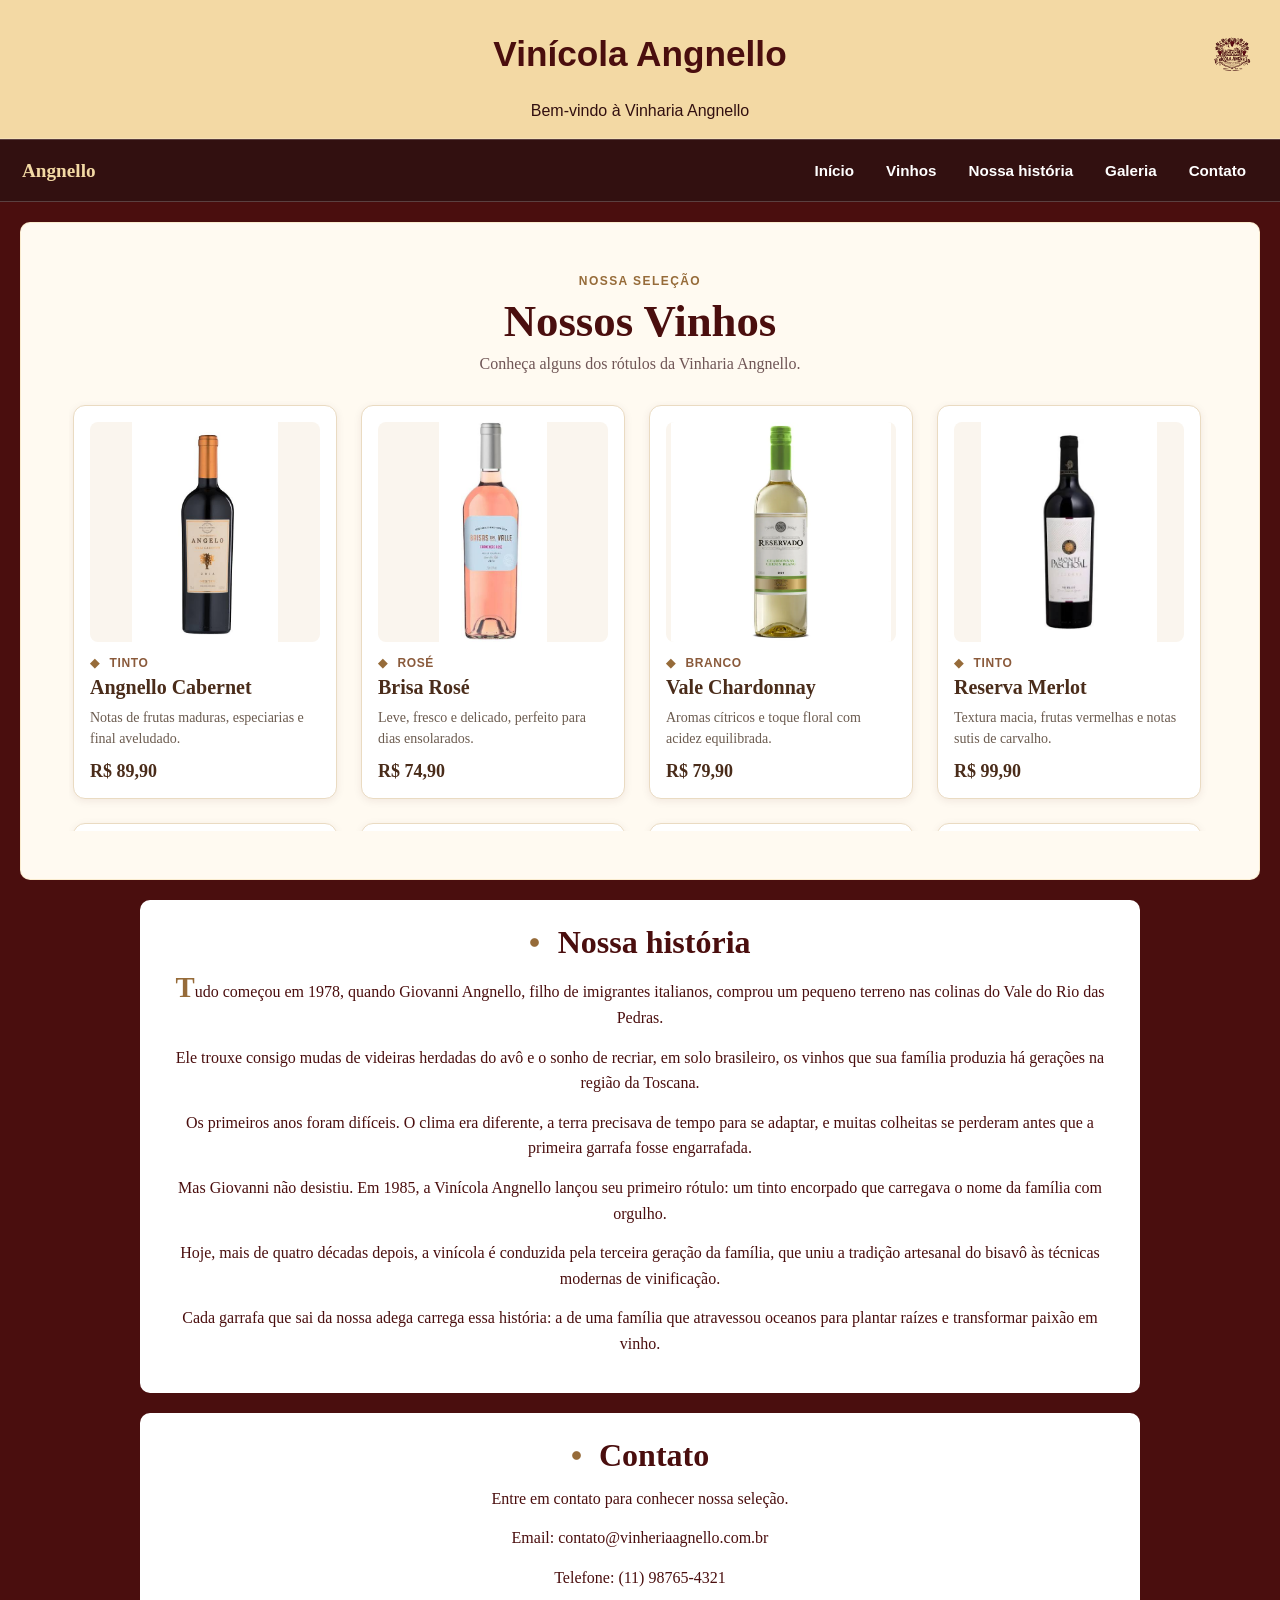
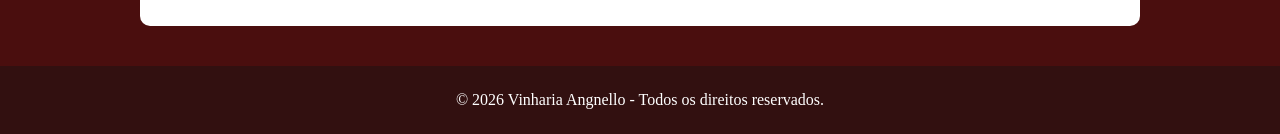
<file: index.html>
<!doctype html>
<html lang="pt-BR">

<head>
  <meta charset="UTF-8" />
  <meta name="viewport" content="width=device-width, initial-scale=1.0" />

  <meta name="description" content="Vinharia Angnello - tradição, qualidade e paixão pelo vinho." />

  <meta name="keywords" content="vinhos, vinharia, vinícola, Angnello, vinho tinto, vinho branco, vinho rosé" />

  <title>Projeto Vinharia Angnello</title>

  <link rel="stylesheet" href="./src/css/style.css" />
  <link rel="icon" href="./src/assets/imgs/logosite.png" />
</head>

<body>



  <header class="container">

    <div class="title-row">

      <h1 class="textEscopo">
        Vinícola Angnello
      </h1>

      <img class="brand-logo" src="./src/assets/imgs/logositeback.png" alt="Logo Angnello" />

    </div>

    <p class="textDec">
      Bem-vindo à Vinharia Angnello
    </p>

  </header>




  <nav class="menu" aria-label="Navegação principal">

    <a class="menu__brand" href="#inicio">
      Angnello
    </a>

    <input class="menu__toggle" type="checkbox" id="menu-toggle" />

    <label class="menu__button" for="menu-toggle">

      <span class="menu__icon" aria-hidden="true"></span>

      <span class="menu__label">
        Menu
      </span>

    </label>

    <ul class="menu__links">

      <li>
        <a href="index.html">
          Início
        </a>
      </li>

      <li>
        <a href="#vinhos">
          Vinhos
        </a>
      </li>

      <li>
        <a href="./src/pages/historia.html">
          Nossa história
        </a>
      </li>

      <li>
        <a href="./src/pages/galeria.html">
          Galeria
        </a>
      </li>

      <li>
        <a href="./src/pages/contato.html">
          Contato
        </a>
      </li>

    </ul>

  </nav>




  <main id="inicio">




    <section id="vinhos" class="wine-menu" aria-labelledby="wine-menu-title">

      <div class="wine-menu__header">

        <span class="wine-menu__eyebrow">
          Nossa seleção
        </span>

        <h2 id="wine-menu-title">
          Nossos Vinhos
        </h2>

        <p>
          Conheça alguns dos rótulos da Vinharia Angnello.
        </p>

      </div>


      <div class="wine-menu__grid">




        <article class="wine-card">

          <img class="wine-card__image" src="./src/assets/imgs/angelo.jpeg" alt="Angnello Cabernet" loading="lazy" />

          <span class="wine-card__type">
            Tinto
          </span>

          <h3>
            Angnello Cabernet
          </h3>

          <p>
            Notas de frutas maduras, especiarias e final aveludado.
          </p>

          <strong>
            R$ 89,90
          </strong>

        </article>



        <article class="wine-card">

          <img class="wine-card__image" src="./src/assets/imgs/Brisa%20Ros%C3%A9.jpg" alt="Brisa Rosé" loading="lazy" />

          <span class="wine-card__type">
            Rosé
          </span>

          <h3>
            Brisa Rosé
          </h3>

          <p>
            Leve, fresco e delicado, perfeito para dias ensolarados.
          </p>

          <strong>
            R$ 74,90
          </strong>

        </article>




        <article class="wine-card">

          <img class="wine-card__image" src="./src/assets/imgs/Vale%20Chardonnay.webp" alt="Vale Chardonnay" loading="lazy" />

          <span class="wine-card__type">
            Branco
          </span>

          <h3>
            Vale Chardonnay
          </h3>

          <p>
            Aromas cítricos e toque floral com acidez equilibrada.
          </p>

          <strong>
            R$ 79,90
          </strong>

        </article>




        <article class="wine-card">

          <img class="wine-card__image" src="./src/assets/imgs/Reserva%20Merlot.jpg" alt="Reserva Merlot" loading="lazy" />

          <span class="wine-card__type">
            Tinto
          </span>

          <h3>
            Reserva Merlot
          </h3>

          <p>
            Textura macia, frutas vermelhas e notas sutis de carvalho.
          </p>

          <strong>
            R$ 99,90
          </strong>

        </article>




        <article class="wine-card">

          <img class="wine-card__image" src="./src/assets/imgs/EncantoSau.jpeg" alt="Encanto Sauvignon" loading="lazy" />

          <span class="wine-card__type">
            Branco
          </span>

          <h3>
            Encanto Sauvignon
          </h3>

          <p>
            Fresco e aromático, com notas de maracujá e ervas.
          </p>

          <strong>
            R$ 84,90
          </strong>

        </article>




        <article class="wine-card">

          <img class="wine-card__image" src="./src/assets/imgs/Brut%20Celebration.webp" alt="Brut Celebration" loading="lazy" />

          <span class="wine-card__type">
            Espumante
          </span>

          <h3>
            Brut Celebration
          </h3>

          <p>
            Perlage delicado e final refrescante para brindar.
          </p>

          <strong>
            R$ 109,90
          </strong>

        </article>




        <article class="wine-card">

          <img class="wine-card__image" src="./src/assets/imgs/Montetannet.jpg" alt="Monte Tannat" loading="lazy" />

          <span class="wine-card__type">
            Tinto
          </span>

          <h3>
            Monte Tannat
          </h3>

          <p>
            Intenso e estruturado, com taninos elegantes e persistentes.
          </p>

          <strong>
            R$ 119,90
          </strong>

        </article>




        <article class="wine-card">

          <img class="wine-card__image" src="./src/assets/imgs/JardimRose.jpeg" alt="Jardim Rosé" loading="lazy" />

          <span class="wine-card__type">
            Rosé
          </span>

          <h3>
            Jardim Rosé
          </h3>

          <p>
            Frutas frescas, cor vibrante e um final muito agradável.
          </p>

          <strong>
            R$ 69,90
          </strong>

        </article>




        <article class="wine-card">

          <img class="wine-card__image" src="./src/assets/imgs/colheitatardia.jpeg" alt="Colheita Tardia" loading="lazy" />

          <span class="wine-card__type">
            Doce
          </span>

          <h3>
            Colheita Tardia
          </h3>

          <p>
            Doçura equilibrada e aromas de frutas amarelas e suculentas.
          </p>

          <strong>
            R$ 94,90
          </strong>

        </article>

      </div>

    </section>



    <section id="historia" class="content-box story">

      <h2>
        Nossa história
      </h2>

      <p>
        Tudo começou em 1978, quando Giovanni Angnello, filho de
        imigrantes italianos, comprou um pequeno terreno nas colinas
        do Vale do Rio das Pedras.
      </p>

      <p>
        Ele trouxe consigo mudas de videiras herdadas do avô e o sonho
        de recriar, em solo brasileiro, os vinhos que sua família
        produzia há gerações na região da Toscana.
      </p>

      <p>
        Os primeiros anos foram difíceis. O clima era diferente,
        a terra precisava de tempo para se adaptar, e muitas colheitas
        se perderam antes que a primeira garrafa fosse engarrafada.
      </p>

      <p>
        Mas Giovanni não desistiu. Em 1985, a Vinícola Angnello lançou
        seu primeiro rótulo: um tinto encorpado que carregava o nome
        da família com orgulho.
      </p>

      <p>
        Hoje, mais de quatro décadas depois, a vinícola é conduzida
        pela terceira geração da família, que uniu a tradição artesanal
        do bisavô às técnicas modernas de vinificação.
      </p>

      <p>
        Cada garrafa que sai da nossa adega carrega essa história:
        a de uma família que atravessou oceanos para plantar raízes
        e transformar paixão em vinho.
      </p>

    </section>




    <section id="contato" class="content-box">

      <h2>
        Contato
      </h2>

      <p>
        Entre em contato para conhecer nossa seleção.
      </p>

      <p>
        Email:
        contato@vinheriaagnello.com.br
      </p>

      <p>
        Telefone:
        (11) 98765-4321
      </p>

    </section>

  </main>




  <footer>

    <p>
      © 2026 Vinharia Angnello - Todos os direitos reservados.
    </p>

  </footer>

</body>

</html>
</file>
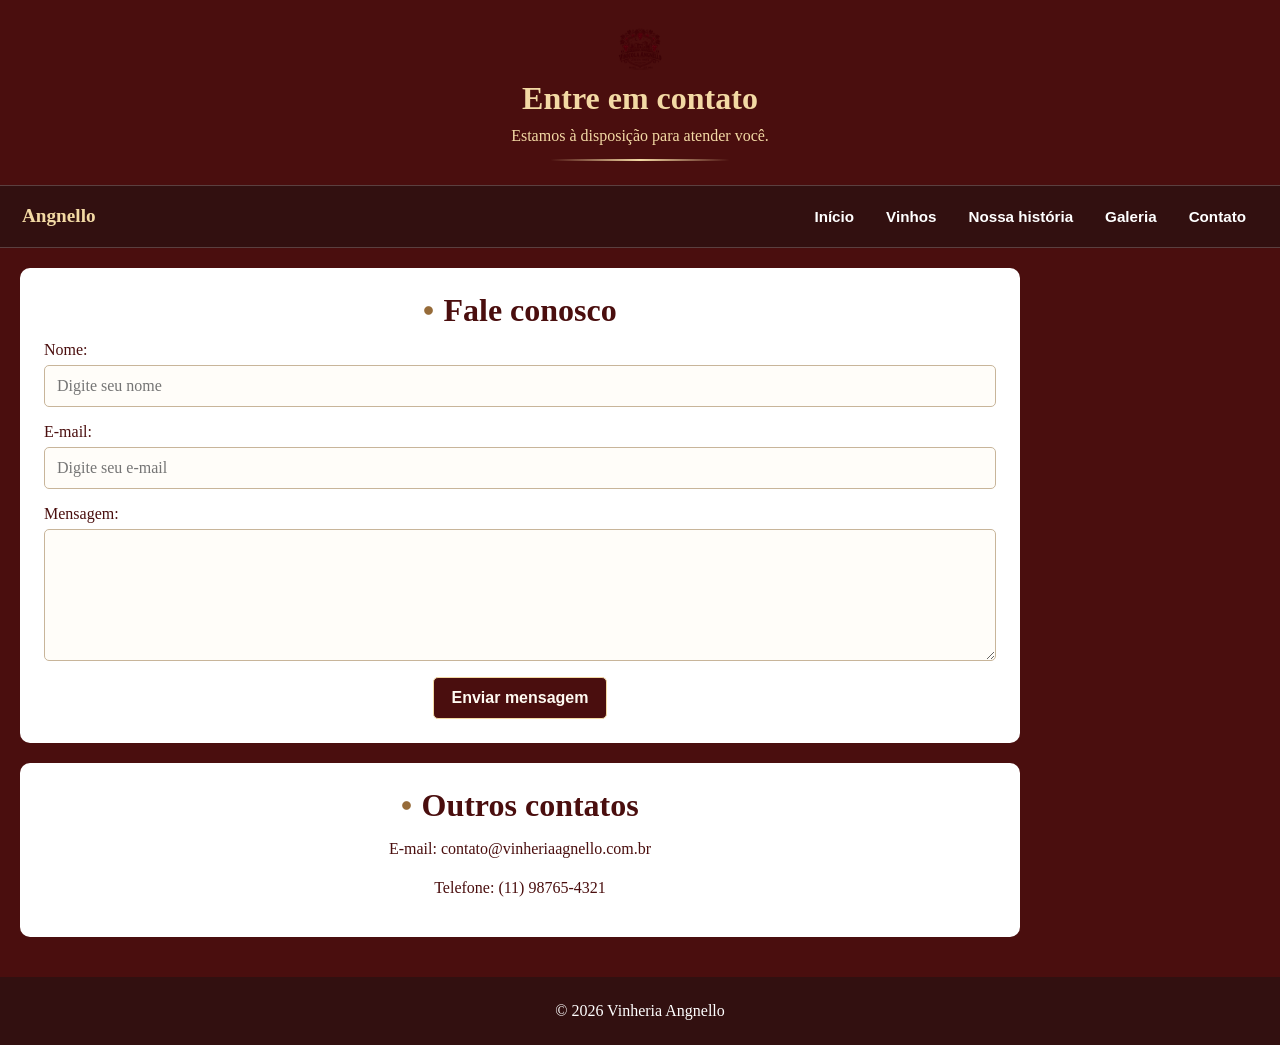
<file: contato.html>
<!DOCTYPE html>
<html lang="pt-BR">

<head>

    <meta charset="UTF-8">
    <meta name="viewport" content="width=device-width, initial-scale=1.0">

    <meta name="description" content="Entre em contato com a Vinheria Angnello.">
    <meta name="keywords" content="contato, Vinheria Angnello, atendimento, vinho">

    <title>Vinheria Angnello | Contato</title>

    <link rel="stylesheet" href="./styles.css">
    <link rel="stylesheet" href="./efeitos.css">
    <link rel="icon" href="./photos/logosite.png">

</head>

<body>

    <header class="page-header">

        <img src="photos/logositeback.png" alt="Logo Angnello">

        <h1>Entre em contato</h1>

        <p>Estamos à disposição para atender você.</p>

    </header>


    <nav class="menu">

        <a class="menu__brand" href="index.html">
            Angnello
        </a>

        <ul class="menu__links">

            <li><a href="index.html">Início</a></li>
            <li><a href="vinhos.html">Vinhos</a></li>
            <li><a href="historia.html">Nossa história</a></li>
            <li><a href="galeria.html">Galeria</a></li>
            <li><a href="contato.html">Contato</a></li>

        </ul>

    </nav>


    <main>

        <section class="content-box">

            <h2>Fale conosco</h2>

            <form>

                <div class="form-group">

                    <label for="nome">
                        Nome:
                    </label>

                    <input type="text" id="nome" name="nome" placeholder="Digite seu nome" required>

                </div>


                <div class="form-group">

                    <label for="email">
                        E-mail:
                    </label>

                    <input type="email" id="email" name="email" placeholder="Digite seu e-mail" required>

                </div>


                <div class="form-group">

                    <label for="mensagem">
                        Mensagem:
                    </label>

                    <textarea id="mensagem" name="mensagem" rows="6" placeholder="Digite sua mensagem" required>
            </textarea>

                </div>


                <button type="submit">
                    Enviar mensagem
                </button>

            </form>

        </section>


        <section class="content-box">

            <h2>Outros contatos</h2>

            <p>
                E-mail: contato@vinheriaagnello.com.br
            </p>

            <p>
                Telefone: (11) 98765-4321
            </p>

        </section>

    </main>


    <footer>

        <p>&copy; 2026 Vinheria Angnello</p>

    </footer>

</body>

</html>
</file>
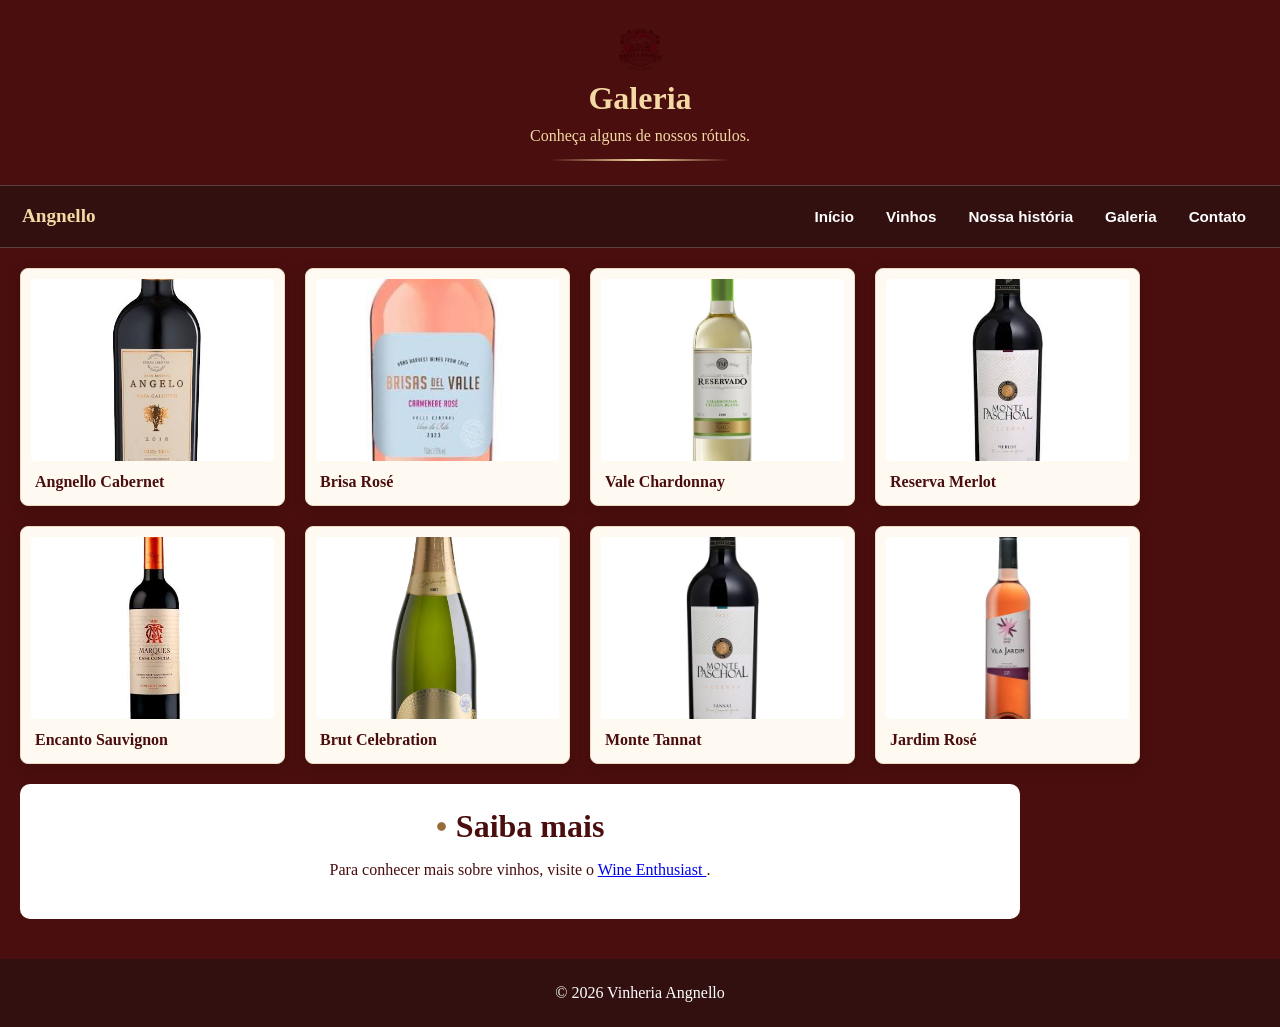
<file: galeria.html>
<!DOCTYPE html>
<html lang="pt-BR">

<head>

    <meta charset="UTF-8">
    <meta name="viewport" content="width=device-width, initial-scale=1.0">

    <meta name="description" content="Galeria de vinhos da Vinheria Angnello.">
    <meta name="keywords" content="galeria, vinhos, fotos, Vinheria Angnello">

    <title>Vinheria Angnello | Galeria</title>

    <link rel="stylesheet" href="./styles.css">
    <link rel="stylesheet" href="./efeitos.css">
    <link rel="icon" href="./photos/logosite.png">

</head>

<body>

    <header class="page-header">

        <img src="photos/logositeback.png" alt="Logo Angnello">

        <h1>Galeria</h1>

        <p>Conheça alguns de nossos rótulos.</p>

    </header>


    <nav class="menu">

        <a class="menu__brand" href="index.html">
            Angnello
        </a>

        <ul class="menu__links">

            <li><a href="index.html">Início</a></li>
            <li><a href="vinhos.html">Vinhos</a></li>
            <li><a href="historia.html">Nossa história</a></li>
            <li><a href="galeria.html">Galeria</a></li>
            <li><a href="contato.html">Contato</a></li>

        </ul>

    </nav>


    <main>

        <section class="gallery">

            <figure>
                <img src="photos/angelo.jpeg" alt="Angnello Cabernet">
                <figcaption>Angnello Cabernet</figcaption>
            </figure>

            <figure>
                <img src="photos/Brisa Rosé.jpg" alt="Brisa Rosé">
                <figcaption>Brisa Rosé</figcaption>
            </figure>

            <figure>
                <img src="photos/Vale Chardonnay.webp" alt="Vale Chardonnay">
                <figcaption>Vale Chardonnay</figcaption>
            </figure>

            <figure>
                <img src="photos/Reserva Merlot.jpg" alt="Reserva Merlot">
                <figcaption>Reserva Merlot</figcaption>
            </figure>

            <figure>
                <img src="photos/EncantoSau.jpeg" alt="Encanto Sauvignon">
                <figcaption>Encanto Sauvignon</figcaption>
            </figure>

            <figure>
                <img src="photos/Brut Celebration.webp" alt="Brut Celebration">
                <figcaption>Brut Celebration</figcaption>
            </figure>

            <figure>
                <img src="photos/Montetannet.jpg" alt="Monte Tannat">
                <figcaption>Monte Tannat</figcaption>
            </figure>

            <figure>
                <img src="photos/JardimRose.jpeg" alt="Jardim Rosé">
                <figcaption>Jardim Rosé</figcaption>
            </figure>

        </section>


        <section class="content-box">

            <h2>Saiba mais</h2>

            <p>
                Para conhecer mais sobre vinhos, visite o
                <a href="https://www.wineenthusiast.com/" target="_blank" rel="noopener noreferrer">
                    Wine Enthusiast
                </a>.
            </p>

        </section>

    </main>


    <footer>

        <p>&copy; 2026 Vinheria Angnello</p>

    </footer>

</body>

</html>
</file>
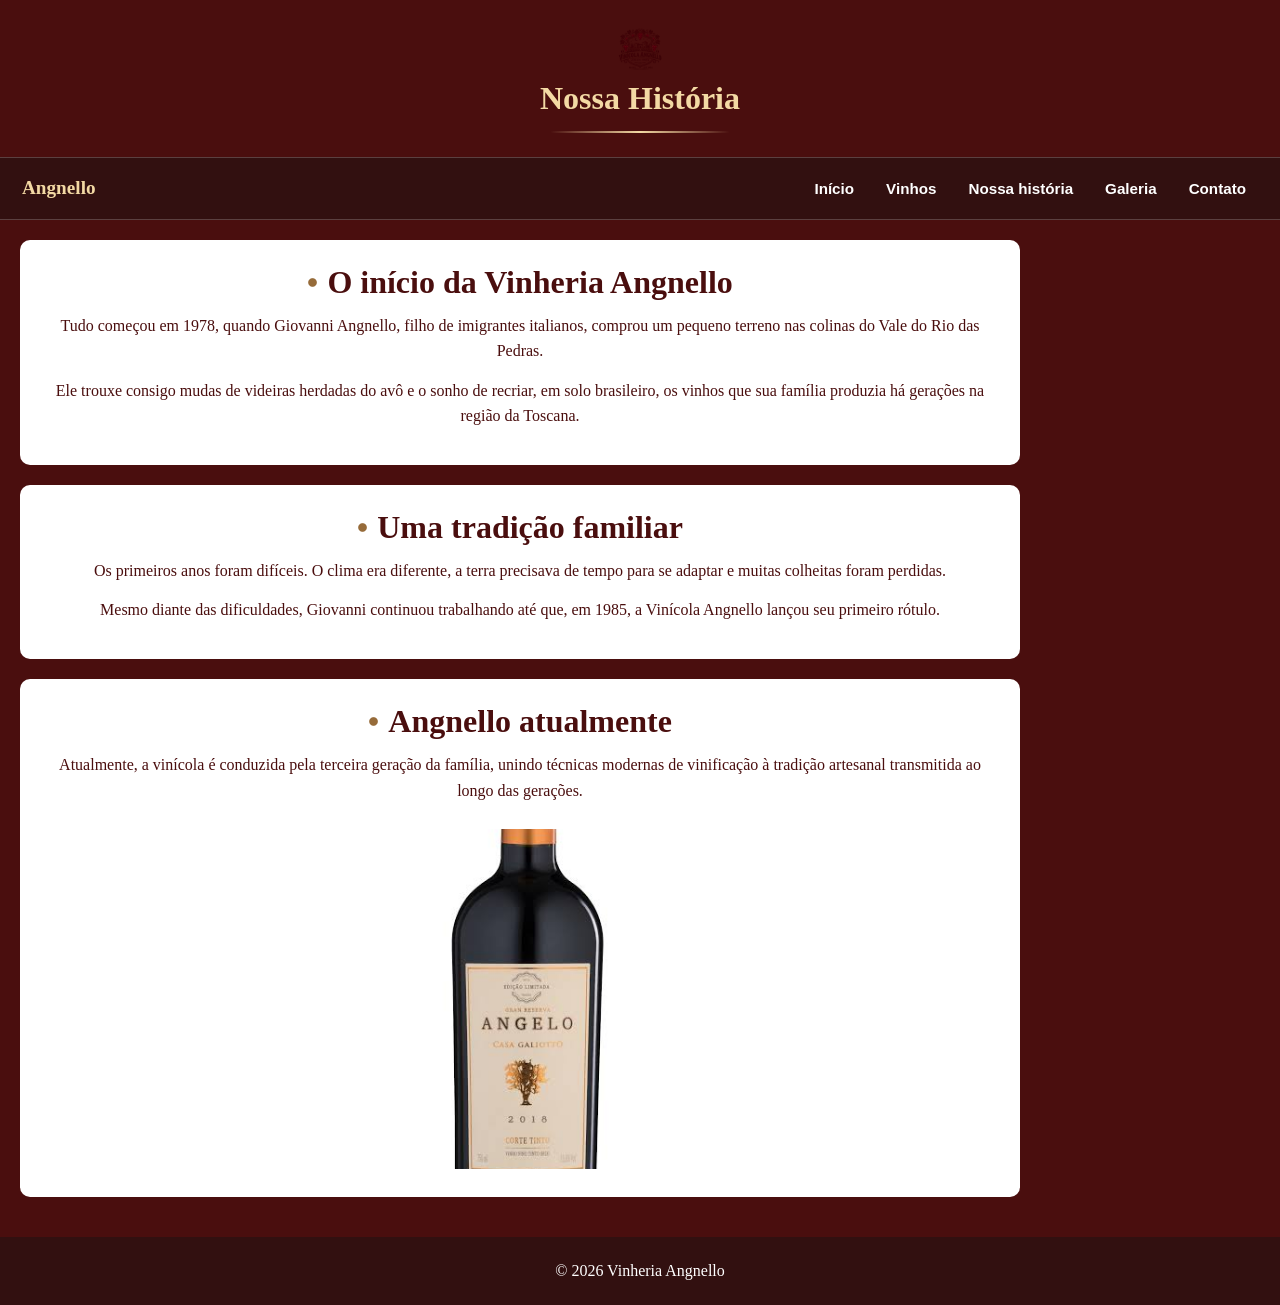
<file: historia.html>
<!DOCTYPE html>
<html lang="pt-BR">

<head>

    <meta charset="UTF-8">
    <meta name="viewport" content="width=device-width, initial-scale=1.0">

    <meta name="description" content="Conheça a história da Vinheria Angnello.">
    <meta name="keywords" content="história, Vinheria Angnello, vinícola, tradição">

    <title>Vinheria Angnello | Nossa História</title>

    <link rel="stylesheet" href="./styles.css">
    <link rel="stylesheet" href="./efeitos.css">
    <link rel="icon" href="./photos/logosite.png">

</head>

<body>

    <header class="page-header">

        <img src="photos/logositeback.png" alt="Logo Angnello">

        <h1>Nossa História</h1>

    </header>


    <nav class="menu">

        <a class="menu__brand" href="index.html">
            Angnello
        </a>

        <ul class="menu__links">

            <li><a href="index.html">Início</a></li>
            <li><a href="vinhos.html">Vinhos</a></li>
            <li><a href="historia.html">Nossa história</a></li>
            <li><a href="galeria.html">Galeria</a></li>
            <li><a href="contato.html">Contato</a></li>

        </ul>

    </nav>


    <main>

        <section class="content-box">

            <h2>O início da Vinheria Angnello</h2>

            <p>
                Tudo começou em 1978, quando Giovanni Angnello, filho de
                imigrantes italianos, comprou um pequeno terreno nas colinas
                do Vale do Rio das Pedras.
            </p>

            <p>
                Ele trouxe consigo mudas de videiras herdadas do avô e o sonho
                de recriar, em solo brasileiro, os vinhos que sua família
                produzia há gerações na região da Toscana.
            </p>

        </section>


        <section class="content-box">

            <h2>Uma tradição familiar</h2>

            <p>
                Os primeiros anos foram difíceis. O clima era diferente,
                a terra precisava de tempo para se adaptar e muitas colheitas
                foram perdidas.
            </p>

            <p>
                Mesmo diante das dificuldades, Giovanni continuou trabalhando
                até que, em 1985, a Vinícola Angnello lançou seu primeiro rótulo.
            </p>

        </section>


        <section class="content-box">

            <h2>Angnello atualmente</h2>

            <p>
                Atualmente, a vinícola é conduzida pela terceira geração da
                família, unindo técnicas modernas de vinificação à tradição
                artesanal transmitida ao longo das gerações.
            </p>

            <img class="history-image" src="photos/angelo.jpeg" alt="Vinho da Vinheria Angnello">

        </section>

    </main>


    <footer>

        <p>&copy; 2026 Vinheria Angnello</p>

    </footer>

</body>

</html>
</file>
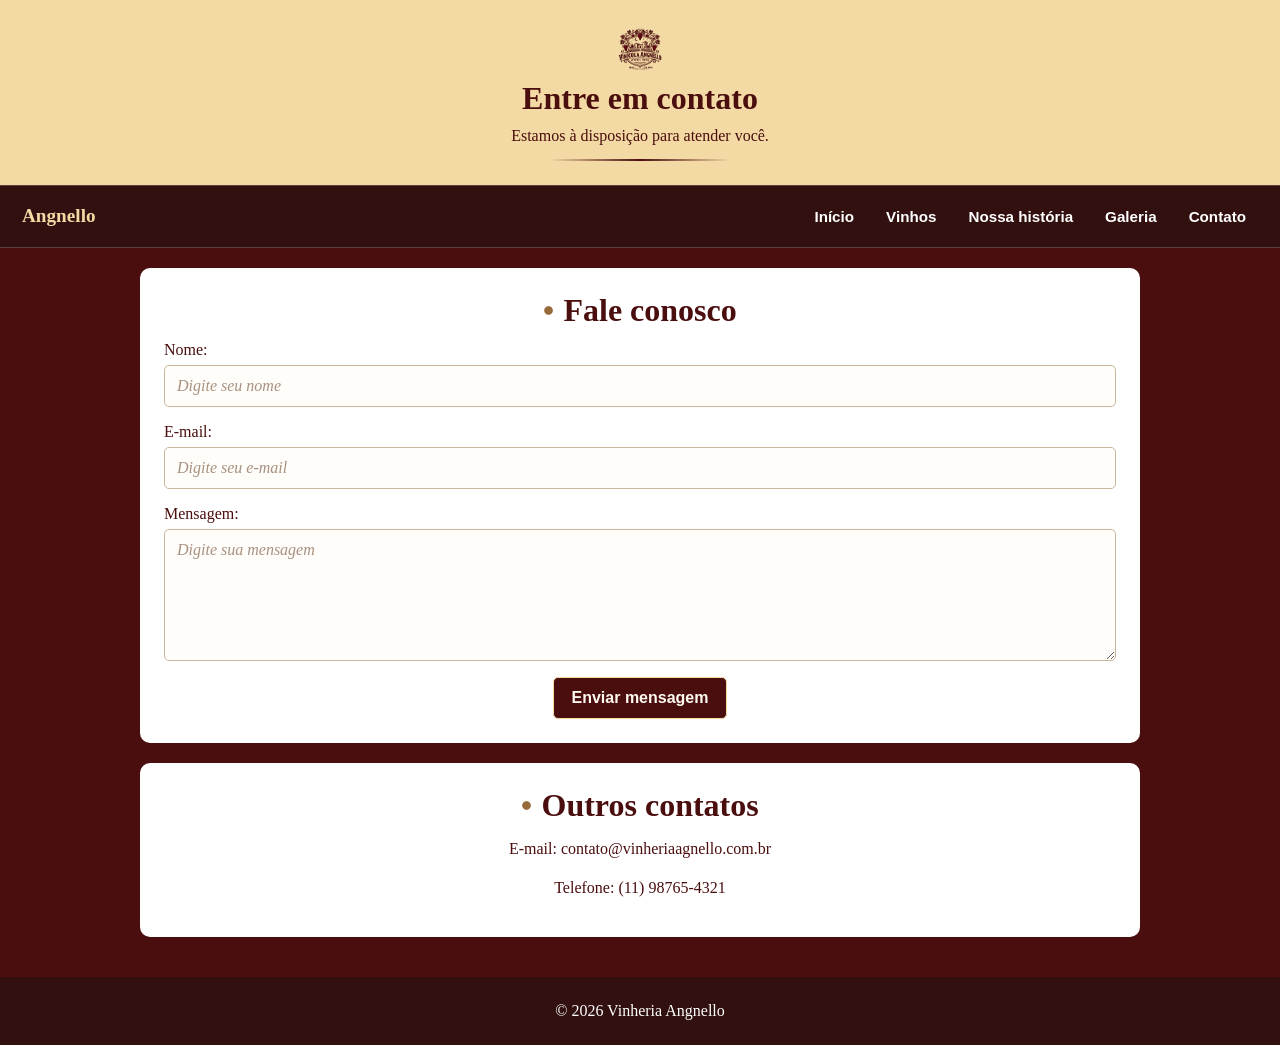
<file: src/pages/contato.html>
<!DOCTYPE html>
<html lang="pt-BR">

<head>

    <meta charset="UTF-8">
    <meta name="viewport" content="width=device-width, initial-scale=1.0">

    <meta name="description" content="Entre em contato com a Vinheria Angnello.">
    <meta name="keywords" content="contato, Vinheria Angnello, atendimento, vinho">

    <title>Vinheria Angnello | Contato</title>

    <link rel="stylesheet" href="../css/style.css">
    <link rel="icon" href="../assets/imgs/logosite.png">

</head>

<body>

    <header class="page-header">

        <img src="../assets/imgs/logositeback.png" alt="Logo Angnello">

        <h1>Entre em contato</h1>

        <p>Estamos à disposição para atender você.</p>

    </header>


    <nav class="menu" aria-label="Navegação principal">

        <a class="menu__brand" href="../../index.html">
            Angnello
        </a>

        <input class="menu__toggle" type="checkbox" id="menu-toggle">

        <label class="menu__button" for="menu-toggle">
            <span class="menu__icon" aria-hidden="true"></span>
            <span class="menu__label">Menu</span>
        </label>

        <ul class="menu__links">

            <li><a href="../../index.html">Início</a></li>
            <li><a href="../../index.html#vinhos">Vinhos</a></li>
            <li><a href="historia.html">Nossa história</a></li>
            <li><a href="galeria.html">Galeria</a></li>
            <li><a href="contato.html">Contato</a></li>

        </ul>

    </nav>


    <main>

        <section class="content-box">

            <h2>Fale conosco</h2>

            <form>

                <div class="form-group">

                    <label for="nome">
                        Nome:
                    </label>

                    <input type="text" id="nome" name="nome" placeholder="Digite seu nome" required>

                </div>


                <div class="form-group">

                    <label for="email">
                        E-mail:
                    </label>

                    <input type="email" id="email" name="email" placeholder="Digite seu e-mail" required>

                </div>


                <div class="form-group">

                    <label for="mensagem">
                        Mensagem:
                    </label>

                    <textarea id="mensagem" name="mensagem" rows="6" placeholder="Digite sua mensagem" required></textarea>

                </div>


                <button type="submit">
                    Enviar mensagem
                </button>

            </form>

        </section>


        <section class="content-box">

            <h2>Outros contatos</h2>

            <p>
                E-mail: contato@vinheriaagnello.com.br
            </p>

            <p>
                Telefone: (11) 98765-4321
            </p>

        </section>

    </main>


    <footer>

        <p>&copy; 2026 Vinheria Angnello</p>

    </footer>

</body>

</html>
</file>
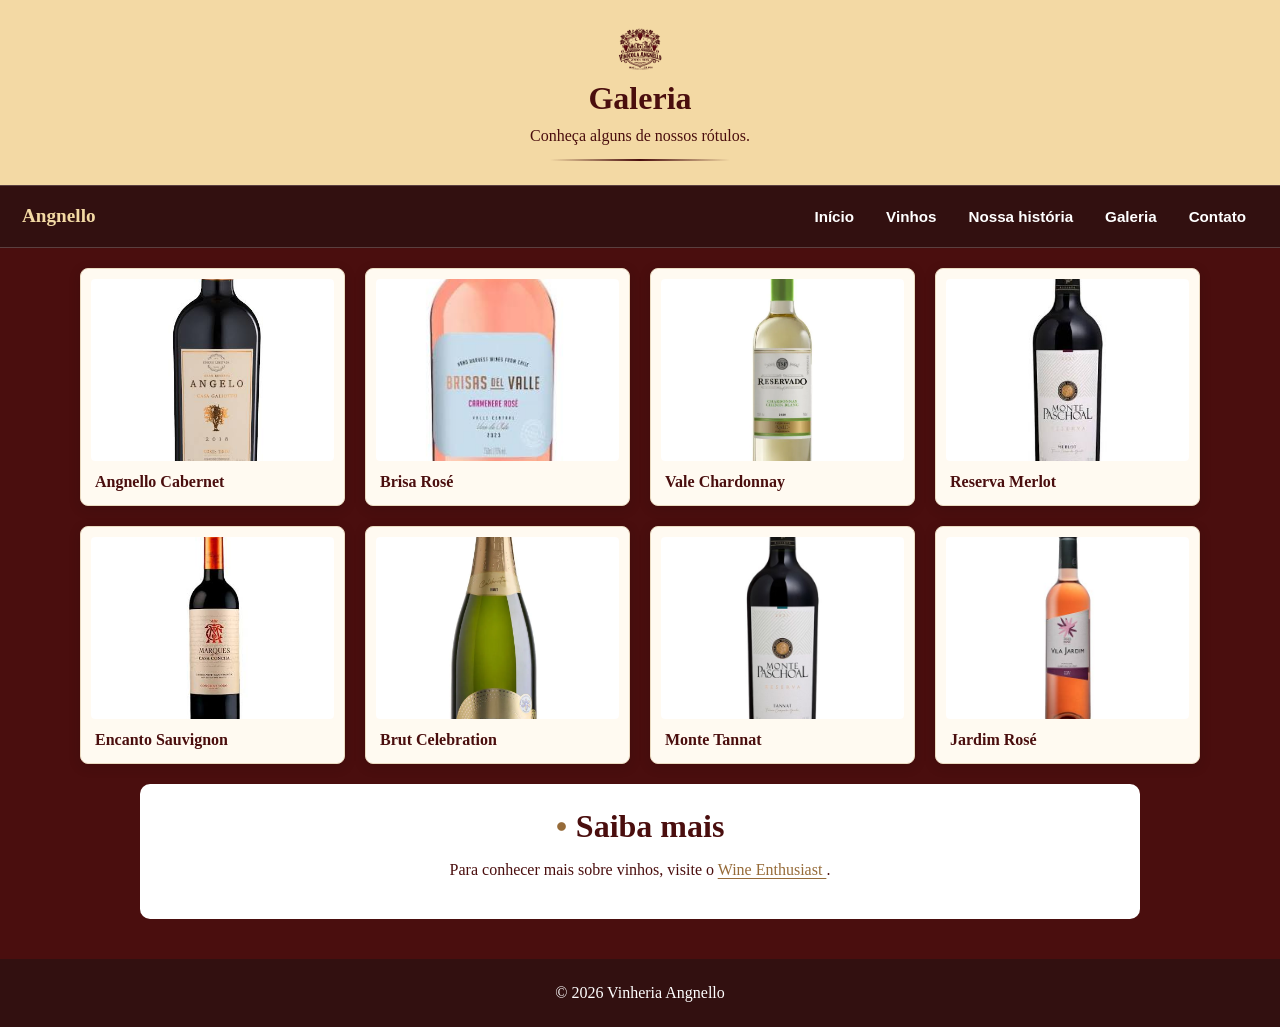
<file: src/pages/galeria.html>
<!DOCTYPE html>
<html lang="pt-BR">

<head>

    <meta charset="UTF-8">
    <meta name="viewport" content="width=device-width, initial-scale=1.0">

    <meta name="description" content="Galeria de vinhos da Vinheria Angnello.">
    <meta name="keywords" content="galeria, vinhos, fotos, Vinheria Angnello">

    <title>Vinheria Angnello | Galeria</title>

    <link rel="stylesheet" href="../css/style.css">
    <link rel="icon" href="../assets/imgs/logosite.png">

</head>

<body>

    <header class="page-header">

        <img src="../assets/imgs/logositeback.png" alt="Logo Angnello">

        <h1>Galeria</h1>

        <p>Conheça alguns de nossos rótulos.</p>

    </header>


    <nav class="menu" aria-label="Navegação principal">

        <a class="menu__brand" href="../../index.html">
            Angnello
        </a>

        <input class="menu__toggle" type="checkbox" id="menu-toggle">

        <label class="menu__button" for="menu-toggle">
            <span class="menu__icon" aria-hidden="true"></span>
            <span class="menu__label">Menu</span>
        </label>

        <ul class="menu__links">

            <li><a href="../../index.html">Início</a></li>
            <li><a href="../../index.html#vinhos">Vinhos</a></li>
            <li><a href="historia.html">Nossa história</a></li>
            <li><a href="galeria.html">Galeria</a></li>
            <li><a href="contato.html">Contato</a></li>

        </ul>

    </nav>


    <main>

        <section class="gallery">

            <figure>
                <img src="../assets/imgs/angelo.jpeg" alt="Angnello Cabernet">
                <figcaption>Angnello Cabernet</figcaption>
            </figure>

            <figure>
                <img src="../assets/imgs/Brisa Rosé.jpg" alt="Brisa Rosé">
                <figcaption>Brisa Rosé</figcaption>
            </figure>

            <figure>
                <img src="../assets/imgs/Vale Chardonnay.webp" alt="Vale Chardonnay">
                <figcaption>Vale Chardonnay</figcaption>
            </figure>

            <figure>
                <img src="../assets/imgs/Reserva Merlot.jpg" alt="Reserva Merlot">
                <figcaption>Reserva Merlot</figcaption>
            </figure>

            <figure>
                <img src="../assets/imgs/EncantoSau.jpeg" alt="Encanto Sauvignon">
                <figcaption>Encanto Sauvignon</figcaption>
            </figure>

            <figure>
                <img src="../assets/imgs/Brut Celebration.webp" alt="Brut Celebration">
                <figcaption>Brut Celebration</figcaption>
            </figure>

            <figure>
                <img src="../assets/imgs/Montetannet.jpg" alt="Monte Tannat">
                <figcaption>Monte Tannat</figcaption>
            </figure>

            <figure>
                <img src="../assets/imgs/JardimRose.jpeg" alt="Jardim Rosé">
                <figcaption>Jardim Rosé</figcaption>
            </figure>

        </section>


        <section class="content-box">

            <h2>Saiba mais</h2>

            <p>
                Para conhecer mais sobre vinhos, visite o
                <a href="https://www.wineenthusiast.com/" target="_blank" rel="noopener noreferrer">
                    Wine Enthusiast
                </a>.
            </p>

        </section>

    </main>


    <footer>

        <p>&copy; 2026 Vinheria Angnello</p>

    </footer>

</body>

</html>
</file>
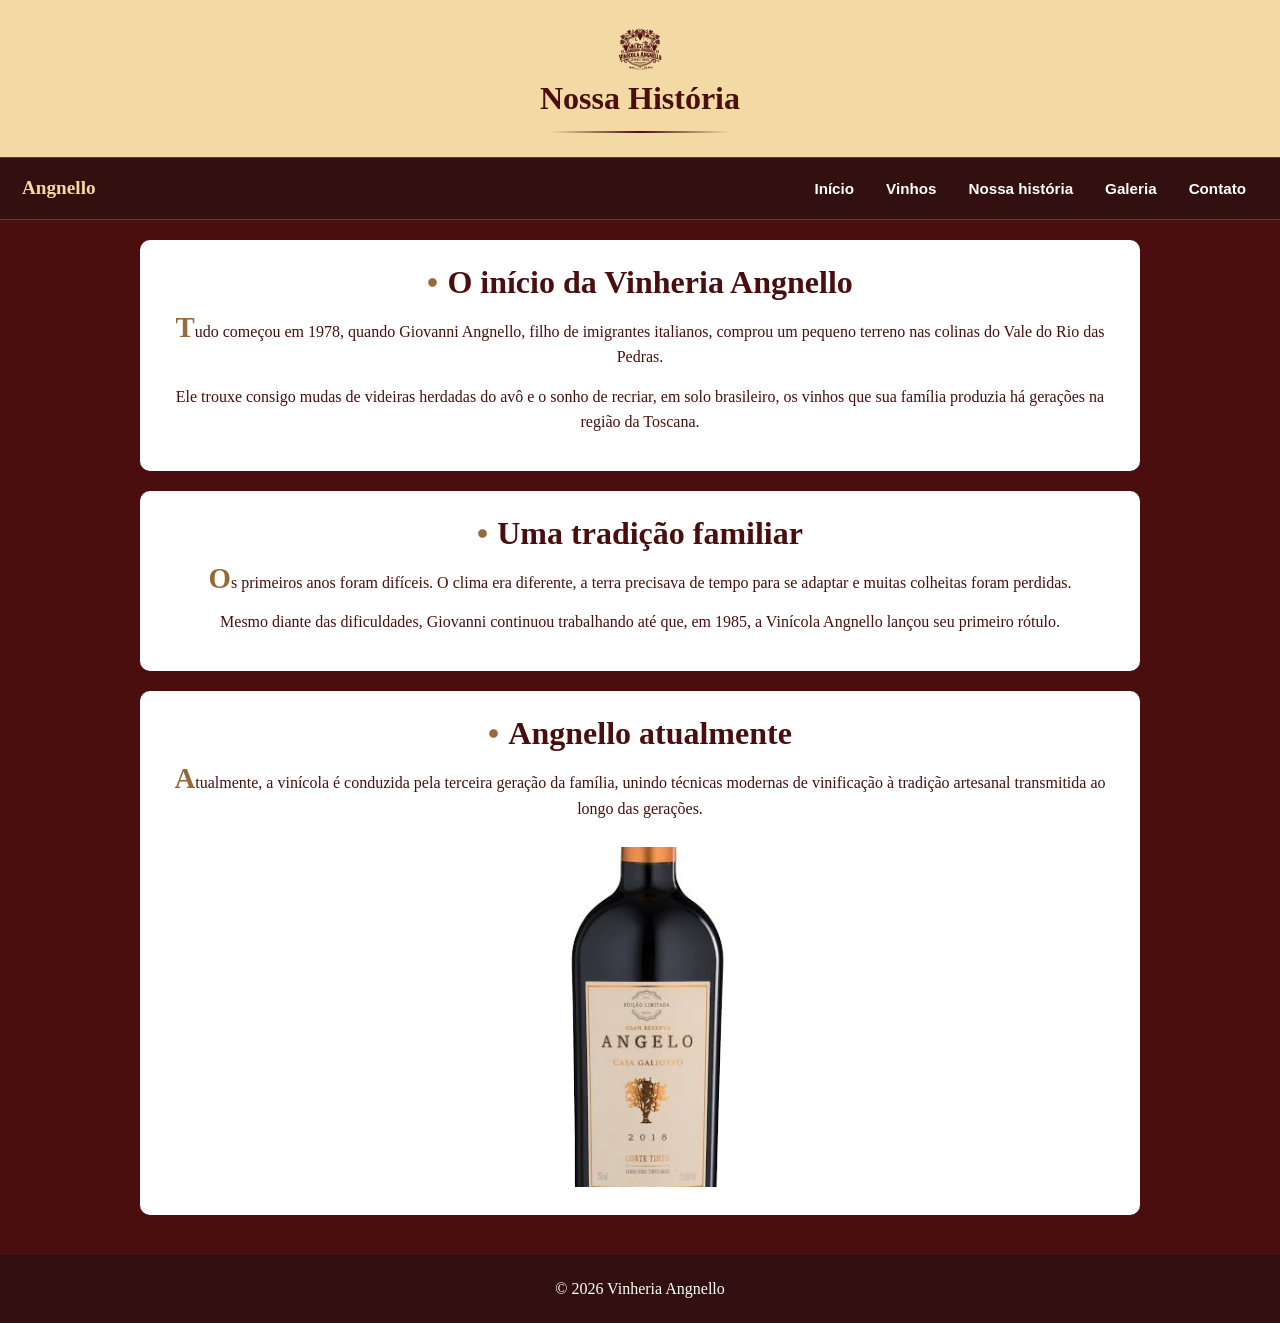
<file: src/pages/historia.html>
<!DOCTYPE html>
<html lang="pt-BR">

<head>

    <meta charset="UTF-8">
    <meta name="viewport" content="width=device-width, initial-scale=1.0">

    <meta name="description" content="Conheça a história da Vinheria Angnello.">
    <meta name="keywords" content="história, Vinheria Angnello, vinícola, tradição">

    <title>Vinheria Angnello | Nossa História</title>

    <link rel="stylesheet" href="../css/style.css">
    <link rel="icon" href="../assets/imgs/logosite.png">

</head>

<body>

    <header class="page-header">

        <img src="../assets/imgs/logositeback.png" alt="Logo Angnello">

        <h1>Nossa História</h1>

    </header>


    <nav class="menu" aria-label="Navegação principal">

        <a class="menu__brand" href="../../index.html">
            Angnello
        </a>

        <input class="menu__toggle" type="checkbox" id="menu-toggle">

        <label class="menu__button" for="menu-toggle">
            <span class="menu__icon" aria-hidden="true"></span>
            <span class="menu__label">Menu</span>
        </label>

        <ul class="menu__links">

            <li><a href="../../index.html">Início</a></li>
            <li><a href="../../index.html#vinhos">Vinhos</a></li>
            <li><a href="historia.html">Nossa história</a></li>
            <li><a href="galeria.html">Galeria</a></li>
            <li><a href="contato.html">Contato</a></li>

        </ul>

    </nav>


    <main>

        <section class="content-box story">

            <h2>O início da Vinheria Angnello</h2>

            <p>
                Tudo começou em 1978, quando Giovanni Angnello, filho de
                imigrantes italianos, comprou um pequeno terreno nas colinas
                do Vale do Rio das Pedras.
            </p>

            <p>
                Ele trouxe consigo mudas de videiras herdadas do avô e o sonho
                de recriar, em solo brasileiro, os vinhos que sua família
                produzia há gerações na região da Toscana.
            </p>

        </section>


        <section class="content-box story">

            <h2>Uma tradição familiar</h2>

            <p>
                Os primeiros anos foram difíceis. O clima era diferente,
                a terra precisava de tempo para se adaptar e muitas colheitas
                foram perdidas.
            </p>

            <p>
                Mesmo diante das dificuldades, Giovanni continuou trabalhando
                até que, em 1985, a Vinícola Angnello lançou seu primeiro rótulo.
            </p>

        </section>


        <section class="content-box story">

            <h2>Angnello atualmente</h2>

            <p>
                Atualmente, a vinícola é conduzida pela terceira geração da
                família, unindo técnicas modernas de vinificação à tradição
                artesanal transmitida ao longo das gerações.
            </p>

            <img class="history-image" src="../assets/imgs/angelo.jpeg" alt="Vinho da Vinheria Angnello">

        </section>

    </main>


    <footer>

        <p>&copy; 2026 Vinheria Angnello</p>

    </footer>

</body>

</html>
</file>
<file: src/css/style.css>
/* Os efeitos visuais (pseudo-classes, pseudo-elementos, animações,
   transições e transformações) ficam em efeitos.css.
   Pela especificação do CSS, o @import precisa ser a primeira regra
   do arquivo; se estivesse no final, o navegador o ignoraria. */
@import url("efeitos.css");


* {
  margin: 0;
  padding: 0;
  box-sizing: border-box;
}




html {
  scroll-behavior: smooth;
  scroll-padding-top: 20px;
}




body {
  min-height: 100vh;
  display: flex;
  flex-direction: column;
  align-items: center;

  background-color: #4a0e0e;

  overflow-x: hidden;
}




.container {
  width: 100%;
  padding: 16px;

  background-color: #f3d9a4;

  border-bottom: 1px solid rgba(255, 255, 255, 0.2);
}


.title-row {
  position: relative;

  display: flex;
  align-items: center;
  justify-content: center;

  min-height: clamp(52px, 10vw, 76px);

  padding: 0 clamp(48px, 9vw, 100px);
}


.textEscopo {
  margin: 0;

  font-family: Arial, sans-serif;
  font-size: clamp(1.5rem, 4vw, 2.2rem);

  color: #4a0e0e;

  text-align: center;
}


.brand-logo {
  position: absolute;
  right: 0;

  width: clamp(45px, 6vw, 64px);
  height: auto;
}


.textDec {
  margin-top: 8px;

  font-family: Arial, sans-serif;
  font-size: clamp(0.75rem, 1.8vw, 1rem);

  color: #321010;

  line-height: 1.4;

  text-align: center;
}




.menu {
  width: 100%;

  display: flex;
  align-items: center;

  gap: 28px;

  padding: 14px 22px;

  border: 1px solid rgba(255, 255, 255, 0.2);
  border-width: 1px 0;

  background-color: #321010;
}


.menu__brand {
  color: #f3d9a4;

  font:
    700 1.2rem Georgia,
    serif;

  text-decoration: none;

  white-space: nowrap;
}


.menu__links {
  display: flex;

  flex: 1;

  justify-content: flex-end;

  gap: 8px;

  list-style: none;
}


.menu__links a {
  display: block;

  padding: 8px 12px;

  border-radius: 6px;

  color: #ffffff;

  font:
    600 0.95rem Arial,
    sans-serif;

  text-decoration: none;
}


.menu__links a:hover,
.menu__links a:focus-visible {
  background-color: #f3d9a4;

  color: #4a0e0e;
}


.menu__toggle,
.menu__button {
  display: none;
}



main {
  width: 100%;

  min-width: 0;

  display: grid;

  justify-items: stretch;

  gap: 20px;

  padding: 20px;
}




.wine-menu {
  padding: clamp(24px, 5vw, 48px);

  border: 1px solid rgba(243, 217, 164, 0.45);

  border-radius: 10px;

  background-color: #fffaf1;

  color: #4a0e0e;

  scroll-margin-top: 20px;
}


.wine-menu__header {
  margin-bottom: 28px;

  text-align: center;
}


.wine-menu__eyebrow {
  color: #966b39;

  font:
    700 0.75rem Arial,
    sans-serif;

  letter-spacing: 0.12em;

  text-transform: uppercase;
}


.wine-menu__header h2 {
  margin: 6px 0 8px;

  font:
    700 clamp(1.8rem, 5vw, 2.8rem) Georgia,
    serif;
}


.wine-menu__header>p:last-child {
  color: #6f5555;
}




.wine-menu__grid {
  max-height: 430px;

  overflow-y: auto;

  display: grid;

  grid-template-columns:
    repeat(auto-fit, minmax(240px, 1fr));

  gap: 24px;

  padding: 4px 10px 4px 4px;

  scrollbar-color: #966b39 #eadbc2;

  scrollbar-width: thin;
}


.wine-menu__grid::-webkit-scrollbar {
  width: 10px;
}


.wine-menu__grid::-webkit-scrollbar-track {
  border-radius: 8px;

  background-color: #eadbc2;
}


.wine-menu__grid::-webkit-scrollbar-thumb {
  border: 2px solid #eadbc2;

  border-radius: 8px;

  background-color: #966b39;
}




.wine-card {
  min-width: 0;

  display: flex;

  flex-direction: column;

  padding: 16px;

  border: 1px solid #eadbc2;

  border-radius: 12px;

  background-color: #ffffff;

  box-shadow:
    0 2px 8px rgba(74, 14, 14, 0.08);

  overflow: hidden;
}


.wine-card__image {
  width: 100%;

  height: 220px;

  object-fit: contain;

  object-position: center;

  background-color: #faf5ee;

  border-radius: 8px;

  margin-bottom: 14px;
}


.wine-card__type {
  margin-bottom: 6px;

  color: #8a5a3b;

  font:
    700 12px Arial,
    sans-serif;

  letter-spacing: 0.05em;

  text-transform: uppercase;
}


.wine-card h3 {
  margin: 0 0 8px;

  color: #4a2c1a;

  font:
    700 20px Georgia,
    serif;
}


.wine-card p {
  flex-grow: 1;

  margin: 0 0 12px;

  color: #6b5b4f;

  font-size: 14px;

  line-height: 1.5;
}


.wine-card strong {
  color: #4a2c1a;

  font:
    700 18px Georgia,
    serif;
}




.content-box {
  width: 100%;

  padding: 24px;

  border-radius: 10px;

  background-color: #ffffff;

  color: #4a0e0e;

  text-align: center;

  overflow-wrap: anywhere;
}


.content-box h2 {
  margin-bottom: 12px;

  font:
    700 clamp(1.4rem, 4vw, 2rem) Georgia,
    serif;
}


.content-box p {
  margin-bottom: 12px;

  line-height: 1.6;
}




footer {
  width: 100%;

  padding: 25px;

  margin-top: 20px;

  background-color: #321010;

  color: white;

  text-align: center;
}


footer p {
  margin: 0;
}




@media (max-width: 600px) {

  body {
    padding: 0;
  }


  .container {
    padding: 16px;
  }


  .menu {
    position: relative;

    flex-wrap: wrap;

    gap: 0;

    padding: 14px 16px;
  }


  main {
    padding: 12px;
  }




  .menu__button {
    display: flex;

    align-items: center;

    gap: 8px;

    margin-left: auto;

    padding: 8px 0 8px 12px;

    border: 0;

    background: transparent;

    color: #ffffff;

    font:
      600 0.9rem Arial,
      sans-serif;

    cursor: pointer;
  }




  .menu__icon,
  .menu__icon::before,
  .menu__icon::after {

    width: 20px;

    height: 2px;

    display: block;

    background-color: #f3d9a4;

    content: "";
  }


  .menu__icon {
    position: relative;
  }


  .menu__icon::before,
  .menu__icon::after {
    position: absolute;
  }


  .menu__icon::before {
    top: -6px;
  }


  .menu__icon::after {
    top: 6px;
  }




  .menu__links {
    display: none;

    flex-basis: 100%;

    flex-direction: column;

    gap: 4px;

    margin-top: 12px;
  }


  .menu__links a {
    padding: 11px 12px;
  }




  .menu__toggle:checked~.menu__links {
    display: flex;
  }


  .content-box {
    padding: 20px 16px;
  }


  .wine-menu__grid {
    grid-template-columns: 1fr;
  }


  .wine-card p {
    min-height: auto;
  }


  .wine-card__image {
    height: 200px;
  }

}


/* Fim do style.css - os efeitos visuais são carregados pelo
   @import url("efeitos.css") no topo deste arquivo. */
</file>
<file: styles.css>
* {
  margin: 0;
  padding: 0;
  box-sizing: border-box;
}




html {
  scroll-behavior: smooth;
  scroll-padding-top: 20px;
}




body {
  min-height: 100vh;
  display: flex;
  flex-direction: column;
  align-items: center;

  background-color: #4a0e0e;

  overflow-x: hidden;
}




.container {
  width: 100%;
  padding: 16px;

  background-color: #321010;

  border-bottom: 1px solid rgba(255, 255, 255, 0.2);
}


.title-row {
  position: relative;

  display: flex;
  align-items: center;
  justify-content: center;

  min-height: clamp(52px, 10vw, 76px);

  padding: 0 clamp(48px, 9vw, 100px);
}


.textEscopo {
  margin: 0;

  font-family: Arial, sans-serif;
  font-size: clamp(1.5rem, 4vw, 2.2rem);

  color: #f3d9a4;

  text-align: center;
}


.brand-logo {
  position: absolute;
  right: 0;

  width: clamp(45px, 6vw, 64px);
  height: auto;
}


.textDec {
  margin-top: 8px;

  font-family: Arial, sans-serif;
  font-size: clamp(0.75rem, 1.8vw, 1rem);

  color: #fcfcfc;

  line-height: 1.4;

  text-align: center;
}




.menu {
  width: 100%;

  display: flex;
  align-items: center;

  gap: 28px;

  padding: 14px 22px;

  border: 1px solid rgba(255, 255, 255, 0.2);
  border-width: 1px 0;

  background-color: #321010;
}


.menu__brand {
  color: #f3d9a4;

  font:
    700 1.2rem Georgia,
    serif;

  text-decoration: none;

  white-space: nowrap;
}


.menu__links {
  display: flex;

  flex: 1;

  justify-content: flex-end;

  gap: 8px;

  list-style: none;
}


.menu__links a {
  display: block;

  padding: 8px 12px;

  border-radius: 6px;

  color: #ffffff;

  font:
    600 0.95rem Arial,
    sans-serif;

  text-decoration: none;

  transition:
    background-color 0.2s ease,
    color 0.2s ease;
}


.menu__links a:hover,
.menu__links a:focus-visible {
  background-color: #f3d9a4;

  color: #4a0e0e;

  outline: none;
}


.menu__toggle,
.menu__button {
  display: none;
}



main {
  width: 100%;

  min-width: 0;

  display: grid;

  justify-items: stretch;

  gap: 20px;

  padding: 20px;
}




.wine-menu {
  padding: clamp(24px, 5vw, 48px);

  border: 1px solid rgba(243, 217, 164, 0.45);

  border-radius: 10px;

  background-color: #fffaf1;

  color: #4a0e0e;

  scroll-margin-top: 20px;
}


.wine-menu__header {
  margin-bottom: 28px;

  text-align: center;
}


.wine-menu__eyebrow {
  color: #966b39;

  font:
    700 0.75rem Arial,
    sans-serif;

  letter-spacing: 0.12em;

  text-transform: uppercase;
}


.wine-menu__header h2 {
  margin: 6px 0 8px;

  font:
    700 clamp(1.8rem, 5vw, 2.8rem) Georgia,
    serif;
}


.wine-menu__header>p:last-child {
  color: #6f5555;
}




.wine-menu__grid {
  max-height: 430px;

  overflow-y: auto;

  display: grid;

  grid-template-columns:
    repeat(auto-fit, minmax(240px, 1fr));

  gap: 24px;

  padding: 4px 10px 4px 4px;

  scrollbar-color: #966b39 #eadbc2;

  scrollbar-width: thin;
}


.wine-menu__grid::-webkit-scrollbar {
  width: 10px;
}


.wine-menu__grid::-webkit-scrollbar-track {
  border-radius: 8px;

  background-color: #eadbc2;
}


.wine-menu__grid::-webkit-scrollbar-thumb {
  border: 2px solid #eadbc2;

  border-radius: 8px;

  background-color: #966b39;
}




.wine-card {
  min-width: 0;

  display: flex;

  flex-direction: column;

  padding: 16px;

  border: 1px solid #eadbc2;

  border-radius: 12px;

  background-color: #ffffff;

  box-shadow:
    0 2px 8px rgba(74, 14, 14, 0.08);

  overflow: hidden;

  transition:
    transform 0.2s ease,
    box-shadow 0.2s ease;
}


.wine-card:hover {
  transform: translateY(-4px);

  box-shadow:
    0 6px 16px rgba(74, 14, 14, 0.15);
}


.wine-card__image {
  width: 100%;

  height: 220px;

  object-fit: contain;

  object-position: center;

  background-color: #faf5ee;

  border-radius: 8px;

  margin-bottom: 14px;
}


.wine-card__type {
  margin-bottom: 6px;

  color: #8a5a3b;

  font:
    700 12px Arial,
    sans-serif;

  letter-spacing: 0.05em;

  text-transform: uppercase;
}


.wine-card h3 {
  margin: 0 0 8px;

  color: #4a2c1a;

  font:
    700 20px Georgia,
    serif;
}


.wine-card p {
  flex-grow: 1;

  margin: 0 0 12px;

  color: #6b5b4f;

  font-size: 14px;

  line-height: 1.5;
}


.wine-card strong {
  color: #4a2c1a;

  font:
    700 18px Georgia,
    serif;
}




.content-box {
  width: 100%;

  padding: 24px;

  border-radius: 10px;

  background-color: #ffffff;

  color: #4a0e0e;

  text-align: center;

  overflow-wrap: anywhere;
}


.content-box h2 {
  margin-bottom: 12px;

  font:
    700 clamp(1.4rem, 4vw, 2rem) Georgia,
    serif;
}


.content-box p {
  margin-bottom: 12px;

  line-height: 1.6;
}




footer {
  width: 100%;

  padding: 25px;

  margin-top: 20px;

  background-color: #321010;

  color: white;

  text-align: center;
}


footer p {
  margin: 0;
}




.wine-menu:target .wine-card {
  animation: wine-card-enter 0.55s ease forwards;
}


.wine-menu:target .wine-card:nth-child(2) {
  animation-delay: 0.1s;
}


.wine-menu:target .wine-card:nth-child(3) {
  animation-delay: 0.2s;
}


@keyframes wine-card-enter {

  from {
    opacity: 0;

    transform: translateY(18px);
  }

  to {
    opacity: 1;

    transform: translateY(0);
  }

}




@media (prefers-reduced-motion: reduce) {

  html {
    scroll-behavior: auto;
  }

  .wine-menu:target .wine-card {
    animation: none;

    opacity: 1;

    transform: none;
  }

}



@media (max-width: 600px) {

  body {
    padding: 0;
  }


  .container {
    padding: 16px;
  }


  .menu {
    position: relative;

    flex-wrap: wrap;

    gap: 0;

    padding: 14px 16px;
  }


  main {
    padding: 12px;
  }




  .menu__button {
    display: flex;

    align-items: center;

    gap: 8px;

    margin-left: auto;

    padding: 8px 0 8px 12px;

    border: 0;

    background: transparent;

    color: #ffffff;

    font:
      600 0.9rem Arial,
      sans-serif;

    cursor: pointer;
  }




  .menu__icon,
  .menu__icon::before,
  .menu__icon::after {

    width: 20px;

    height: 2px;

    display: block;

    background-color: #f3d9a4;

    content: "";
  }


  .menu__icon {
    position: relative;
  }


  .menu__icon::before,
  .menu__icon::after {
    position: absolute;
  }


  .menu__icon::before {
    top: -6px;
  }


  .menu__icon::after {
    top: 6px;
  }




  .menu__links {
    display: none;

    flex-basis: 100%;

    flex-direction: column;

    gap: 4px;

    margin-top: 12px;
  }


  .menu__links a {
    padding: 11px 12px;
  }




  .menu__toggle:checked~.menu__links {
    display: flex;
  }


  .content-box {
    padding: 20px 16px;
  }


  .wine-menu__grid {
    grid-template-columns: 1fr;
  }


  .wine-card p {
    min-height: auto;
  }


  .wine-card__image {
    height: 200px;
  }

}
</file>
<file: efeitos.css>
.page-header {
  position: relative;
  width: 100%;
  display: flex;
  flex-direction: column;
  align-items: center;
  gap: 10px;
  padding: 28px 20px 24px;
  color: #f3d9a4;
  text-align: center;
}

.page-header img {
  width: clamp(52px, 8vw, 76px);
  height: auto;
}

.page-header h1,
.content-box h2 {
  font-family: Georgia, serif;
}

.page-header::after {
  width: min(180px, 45vw);
  height: 2px;
  margin-top: 4px;
  background: linear-gradient(90deg, transparent, #f3d9a4, transparent);
  content: "";
  animation: accent-grow 700ms ease-out both;
}

.menu__links a {
  transition: background-color 200ms ease, color 200ms ease, transform 200ms ease;
}

.menu__links a:hover {
  transform: translateY(-2px);
}

.menu__links a:focus-visible,
.menu__brand:focus-visible,
button:focus-visible,
.form-group input:focus-visible,
.form-group textarea:focus-visible {
  outline: 3px solid #f3d9a4;
  outline-offset: 3px;
}

.gallery {
  width: 100%;
  max-width: 1120px;
  display: grid;
  grid-template-columns: repeat(auto-fit, minmax(min(100%, 230px), 1fr));
  gap: 20px;
}

.gallery figure {
  overflow: hidden;
  padding: 10px;
  border: 1px solid #eadbc2;
  border-radius: 8px;
  background: #fffaf1;
  box-shadow: 0 3px 12px rgb(30 8 8 / 18%);
  animation: page-arrive 600ms ease-out both;
  transition: box-shadow 220ms ease, transform 220ms ease;
}

.gallery figure:nth-child(even) {
  animation-delay: 100ms;
}

.gallery figure:hover {
  transform: translateY(-5px);
  box-shadow: 0 10px 22px rgb(20 5 5 / 28%);
}

.gallery figure img {
  width: 100%;
  aspect-ratio: 4 / 3;
  display: block;
  object-fit: cover;
  border-radius: 4px;
  transition: transform 300ms ease;
}

.gallery figure:hover img {
  transform: scale(1.04) rotate(-1deg);
}

.gallery figcaption {
  padding: 12px 4px 4px;
  color: #4a0e0e;
  font: 700 1rem Georgia, serif;
}

.content-box {
  max-width: 1000px;
  animation: page-arrive 650ms ease-out both;
}

.content-box h2::before {
  display: inline-block;
  margin-right: 9px;
  color: #966b39;
  content: "\2022";
  transform: rotate(-12deg);
}

.content-box p:not(:last-child) {
  margin-bottom: 14px;
}

.history-image {
  width: min(100%, 420px);
  max-height: 340px;
  margin-top: 12px;
  border-radius: 6px;
  object-fit: cover;
  transition: transform 250ms ease, box-shadow 250ms ease;
}

.history-image:hover {
  transform: scale(1.025);
  box-shadow: 0 8px 20px rgb(74 14 14 / 22%);
}

.form-group {
  display: grid;
  gap: 6px;
  margin: 0 auto 16px;
  text-align: left;
}

.form-group input,
.form-group textarea {
  width: 100%;
  padding: 11px 12px;
  border: 1px solid #c8b59a;
  border-radius: 5px;
  background: #fffdf9;
  color: #321010;
  font: inherit;
  transition: border-color 180ms ease, box-shadow 180ms ease, background-color 180ms ease;
}

.form-group input:focus,
.form-group textarea:focus {
  border-color: #966b39;
  background: #ffffff;
  box-shadow: 0 0 0 3px rgb(150 107 57 / 18%);
  outline: none;
}

button[type="submit"] {
  padding: 11px 18px;
  border: 1px solid #f3d9a4;
  border-radius: 5px;
  background: #4a0e0e;
  color: #fffaf1;
  font: 700 1rem Arial, sans-serif;
  cursor: pointer;
  transition: background-color 180ms ease, color 180ms ease, transform 180ms ease;
}

button[type="submit"]:hover {
  transform: translateY(-2px);
  background: #f3d9a4;
  color: #4a0e0e;
}

@keyframes page-arrive {
  from {
    opacity: 0;
    transform: translateY(14px);
  }

  to {
    opacity: 1;
    transform: translateY(0);
  }
}

@keyframes accent-grow {
  from {
    opacity: 0;
    transform: scaleX(0.35);
  }

  to {
    opacity: 1;
    transform: scaleX(1);
  }
}

@media (prefers-reduced-motion: reduce) {
  *,
  *::before,
  *::after {
    scroll-behavior: auto !important;
    animation-duration: 0.01ms !important;
    animation-iteration-count: 1 !important;
    transition-duration: 0.01ms !important;
  }
}

@media (max-width: 600px) {
  .gallery {
    grid-template-columns: 1fr;
  }
}
</file>
